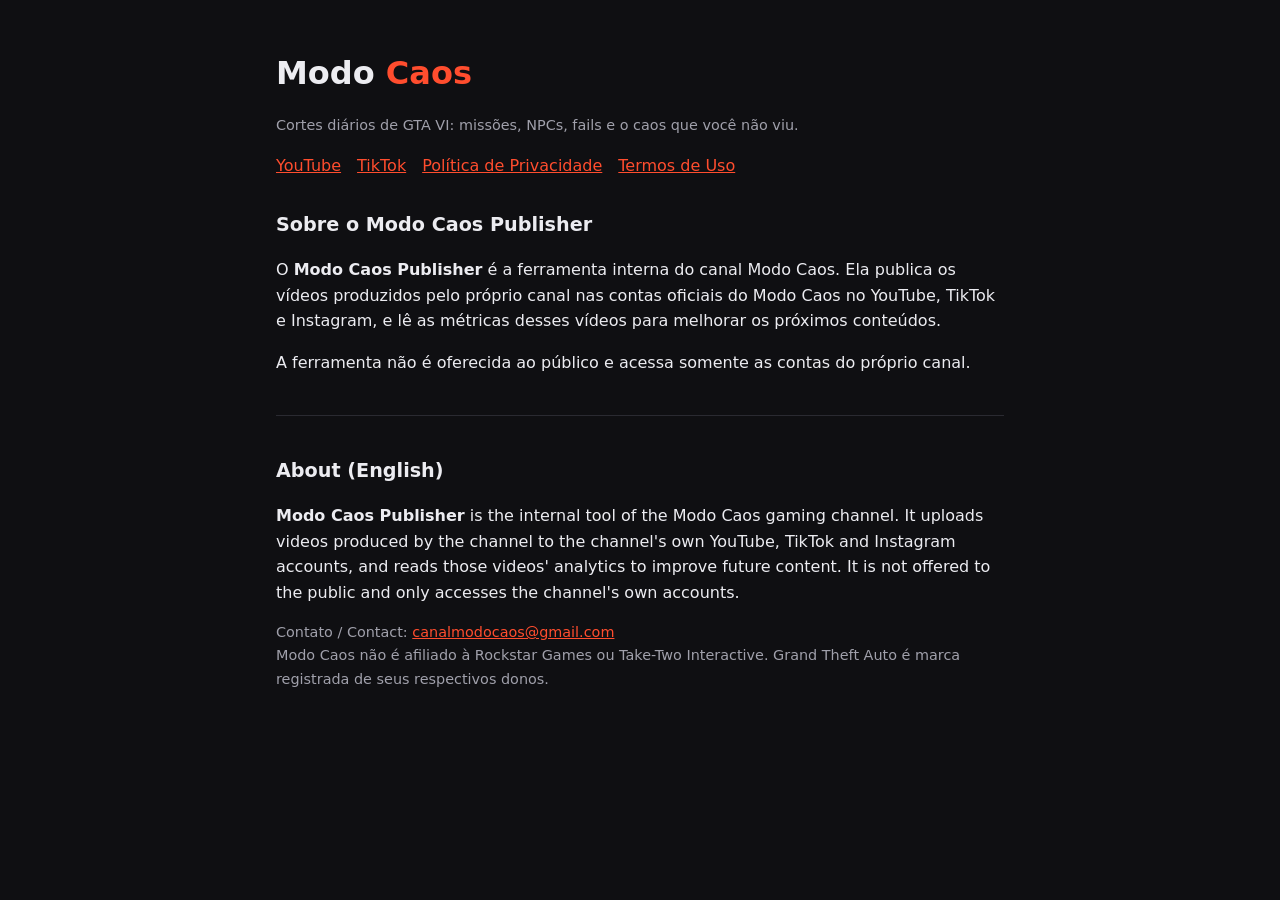
<file: index.html>
<!doctype html>
<html lang="pt-BR">
<head>
<meta charset="utf-8">
<meta name="viewport" content="width=device-width, initial-scale=1">
<title>Modo Caos</title>
<meta name="description" content="Modo Caos: os momentos mais caóticos de GTA VI, com cortes diários no YouTube, TikTok e Instagram.">
<link rel="stylesheet" href="style.css">
</head>
<body>
<main>
  <h1>Modo <span>Caos</span></h1>
  <p class="muted">Cortes diários de GTA VI: missões, NPCs, fails e o caos que você não viu.</p>
  <nav>
    <a href="https://www.youtube.com/@gtaseismodocaos">YouTube</a>
    <a href="https://www.tiktok.com/@gta6.modo.caos">TikTok</a>
    <a href="privacidade.html">Política de Privacidade</a>
    <a href="termos.html">Termos de Uso</a>
  </nav>

  <h2>Sobre o Modo Caos Publisher</h2>
  <p>O <strong>Modo Caos Publisher</strong> é a ferramenta interna do canal Modo Caos. Ela publica os vídeos produzidos pelo próprio canal
  nas contas oficiais do Modo Caos no YouTube, TikTok e Instagram, e lê as métricas desses vídeos para melhorar os próximos conteúdos.</p>
  <p>A ferramenta não é oferecida ao público e acessa somente as contas do próprio canal.</p>

  <hr>
  <h2 lang="en">About (English)</h2>
  <p lang="en"><strong>Modo Caos Publisher</strong> is the internal tool of the Modo Caos gaming channel. It uploads videos produced by the
  channel to the channel's own YouTube, TikTok and Instagram accounts, and reads those videos' analytics to improve future content.
  It is not offered to the public and only accesses the channel's own accounts.</p>

  <p class="muted">Contato / Contact: <a href="mailto:canalmodocaos@gmail.com">canalmodocaos@gmail.com</a><br>
  Modo Caos não é afiliado à Rockstar Games ou Take-Two Interactive. Grand Theft Auto é marca registrada de seus respectivos donos.</p>
</main>
</body>
</html>
</file>
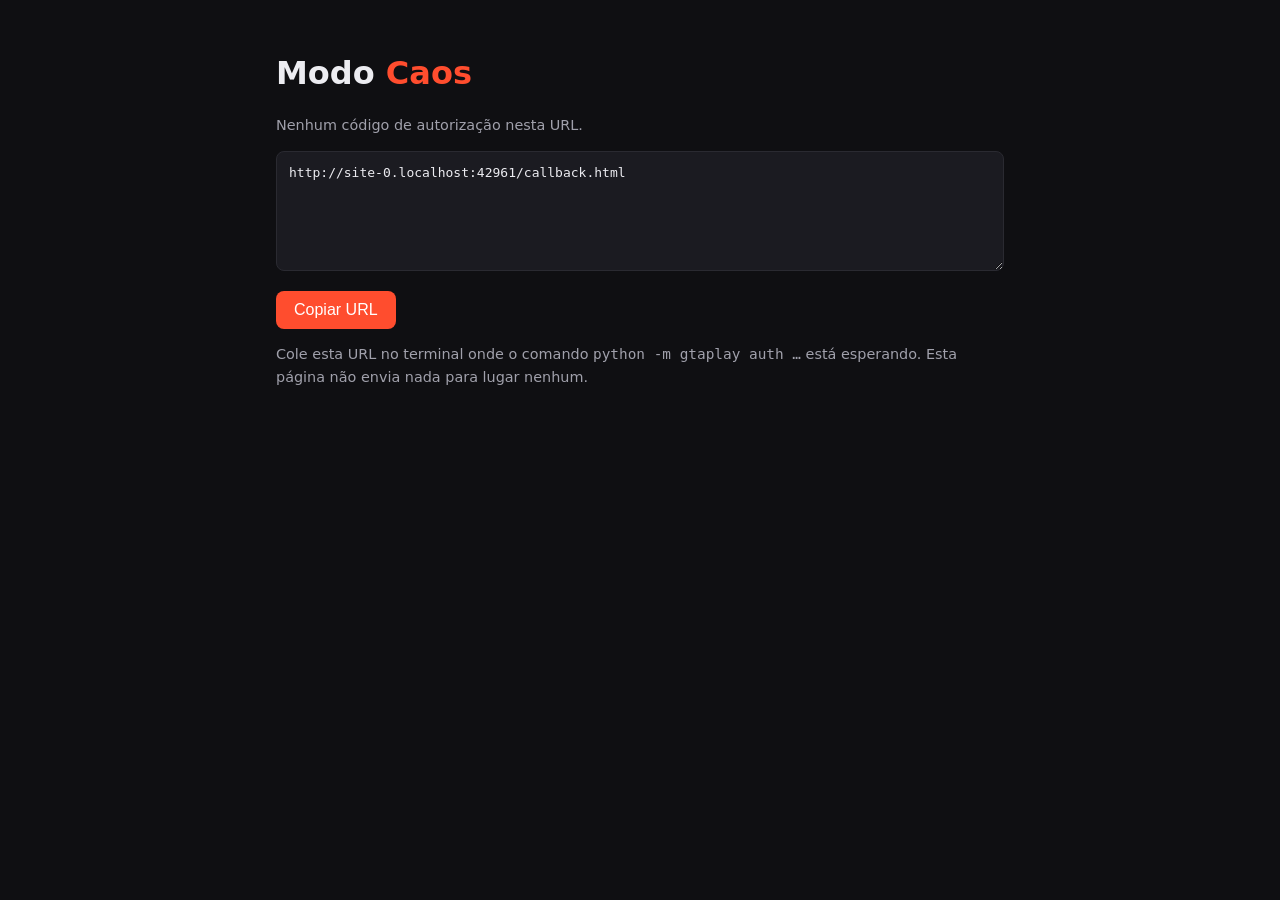
<file: callback.html>
<!doctype html>
<html lang="pt-BR">
<head>
<meta charset="utf-8">
<meta name="viewport" content="width=device-width, initial-scale=1">
<meta name="robots" content="noindex">
<meta name="referrer" content="no-referrer">
<title>Autorização — Modo Caos</title>
<link rel="stylesheet" href="style.css">
<style>
  textarea { width: 100%; min-height: 120px; background: #1b1b21; color: var(--fg); border: 1px solid #2a2a31;
             border-radius: 8px; padding: 12px; font: 13px/1.4 ui-monospace, Consolas, monospace; resize: vertical; }
  button { margin-top: 12px; background: var(--accent); color: #fff; border: 0; border-radius: 8px;
           padding: 10px 18px; font-size: 1rem; cursor: pointer; }
  .ok { color: #3ddc84; } .err { color: #ff6b6b; }
</style>
</head>
<body>
<main>
  <h1>Modo <span>Caos</span></h1>
  <p id="msg" class="muted">Lendo a resposta da autorização…</p>
  <textarea id="url" readonly></textarea>
  <button id="copy" type="button">Copiar URL</button>
  <p class="muted">Cole esta URL no terminal onde o comando <code>python -m gtaplay auth …</code> está esperando.
  Esta página não envia nada para lugar nenhum.</p>
</main>
<script>
  const params = new URLSearchParams(location.search);
  const msg = document.getElementById("msg");
  const box = document.getElementById("url");
  box.value = location.href;
  if (params.get("error")) {
    msg.className = "err";
    msg.textContent = "Autorização recusada: " + params.get("error") + " " + (params.get("error_description") || "");
  } else if (params.get("code")) {
    msg.className = "ok";
    msg.textContent = "Autorização recebida. Copie a URL abaixo e cole no terminal.";
  } else {
    msg.textContent = "Nenhum código de autorização nesta URL.";
  }
  document.getElementById("copy").onclick = async () => {
    try { await navigator.clipboard.writeText(box.value); } catch { box.select(); document.execCommand("copy"); }
    document.getElementById("copy").textContent = "Copiado!";
  };
</script>
</body>
</html>
</file>
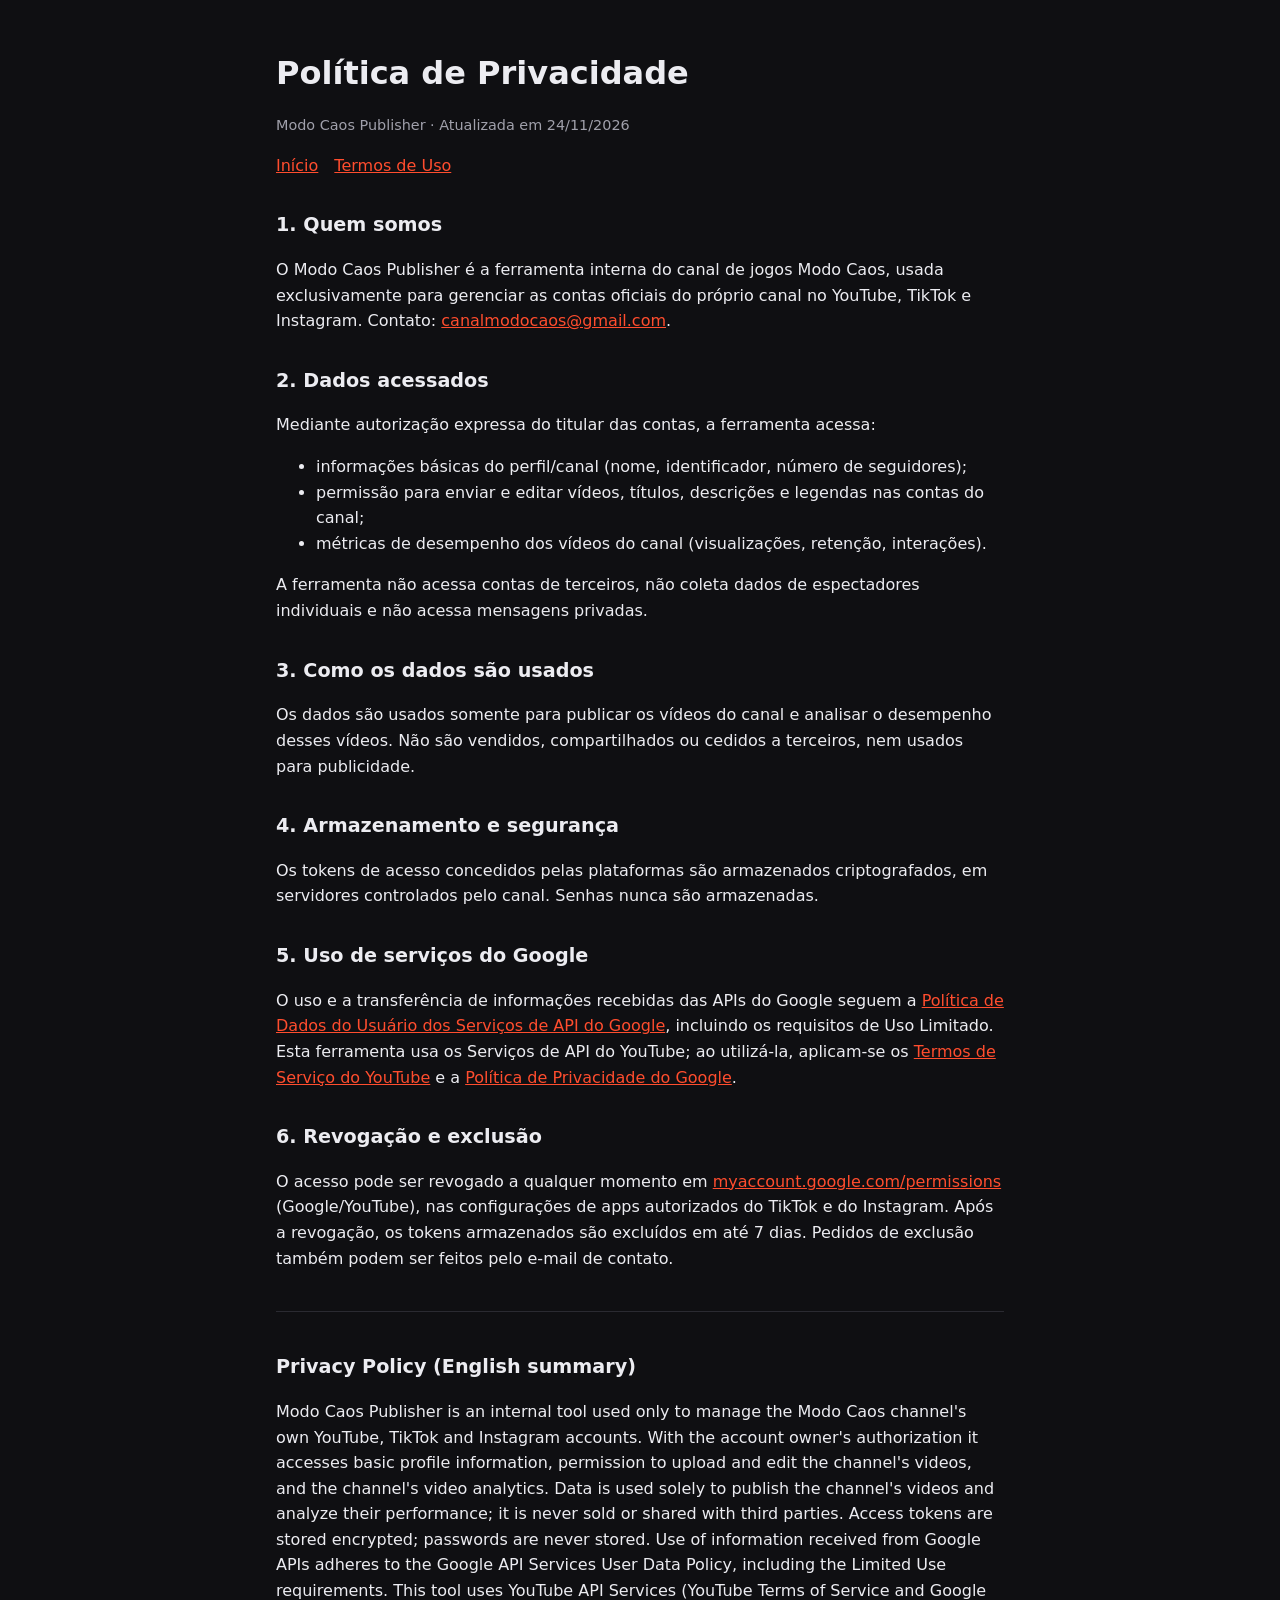
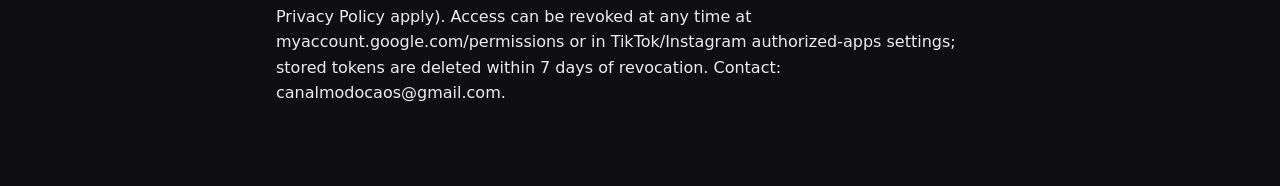
<file: privacidade.html>
<!doctype html>
<html lang="pt-BR">
<head>
<meta charset="utf-8">
<meta name="viewport" content="width=device-width, initial-scale=1">
<title>Política de Privacidade — Modo Caos</title>
<link rel="stylesheet" href="style.css">
</head>
<body>
<main>
  <h1>Política de Privacidade</h1>
  <p class="muted">Modo Caos Publisher · Atualizada em 24/11/2026</p>
  <nav><a href="index.html">Início</a><a href="termos.html">Termos de Uso</a></nav>

  <h2>1. Quem somos</h2>
  <p>O Modo Caos Publisher é a ferramenta interna do canal de jogos Modo Caos, usada exclusivamente para gerenciar as contas
  oficiais do próprio canal no YouTube, TikTok e Instagram. Contato: <a href="mailto:canalmodocaos@gmail.com">canalmodocaos@gmail.com</a>.</p>

  <h2>2. Dados acessados</h2>
  <p>Mediante autorização expressa do titular das contas, a ferramenta acessa:</p>
  <ul>
    <li>informações básicas do perfil/canal (nome, identificador, número de seguidores);</li>
    <li>permissão para enviar e editar vídeos, títulos, descrições e legendas nas contas do canal;</li>
    <li>métricas de desempenho dos vídeos do canal (visualizações, retenção, interações).</li>
  </ul>
  <p>A ferramenta não acessa contas de terceiros, não coleta dados de espectadores individuais e não acessa mensagens privadas.</p>

  <h2>3. Como os dados são usados</h2>
  <p>Os dados são usados somente para publicar os vídeos do canal e analisar o desempenho desses vídeos. Não são vendidos,
  compartilhados ou cedidos a terceiros, nem usados para publicidade.</p>

  <h2>4. Armazenamento e segurança</h2>
  <p>Os tokens de acesso concedidos pelas plataformas são armazenados criptografados, em servidores controlados pelo canal.
  Senhas nunca são armazenadas.</p>

  <h2>5. Uso de serviços do Google</h2>
  <p>O uso e a transferência de informações recebidas das APIs do Google seguem a
  <a href="https://developers.google.com/terms/api-services-user-data-policy">Política de Dados do Usuário dos Serviços de API do Google</a>,
  incluindo os requisitos de Uso Limitado. Esta ferramenta usa os Serviços de API do YouTube; ao utilizá-la, aplicam-se os
  <a href="https://www.youtube.com/t/terms">Termos de Serviço do YouTube</a> e a
  <a href="https://policies.google.com/privacy">Política de Privacidade do Google</a>.</p>

  <h2>6. Revogação e exclusão</h2>
  <p>O acesso pode ser revogado a qualquer momento em
  <a href="https://myaccount.google.com/permissions">myaccount.google.com/permissions</a> (Google/YouTube), nas configurações de
  apps autorizados do TikTok e do Instagram. Após a revogação, os tokens armazenados são excluídos em até 7 dias. Pedidos de
  exclusão também podem ser feitos pelo e-mail de contato.</p>

  <hr>
  <h2 lang="en">Privacy Policy (English summary)</h2>
  <p lang="en">Modo Caos Publisher is an internal tool used only to manage the Modo Caos channel's own YouTube, TikTok and Instagram
  accounts. With the account owner's authorization it accesses basic profile information, permission to upload and edit the channel's
  videos, and the channel's video analytics. Data is used solely to publish the channel's videos and analyze their performance; it is
  never sold or shared with third parties. Access tokens are stored encrypted; passwords are never stored. Use of information received
  from Google APIs adheres to the Google API Services User Data Policy, including the Limited Use requirements. This tool uses YouTube
  API Services (YouTube Terms of Service and Google Privacy Policy apply). Access can be revoked at any time at
  myaccount.google.com/permissions or in TikTok/Instagram authorized-apps settings; stored tokens are deleted within 7 days of revocation.
  Contact: canalmodocaos@gmail.com.</p>
</main>
</body>
</html>
</file>
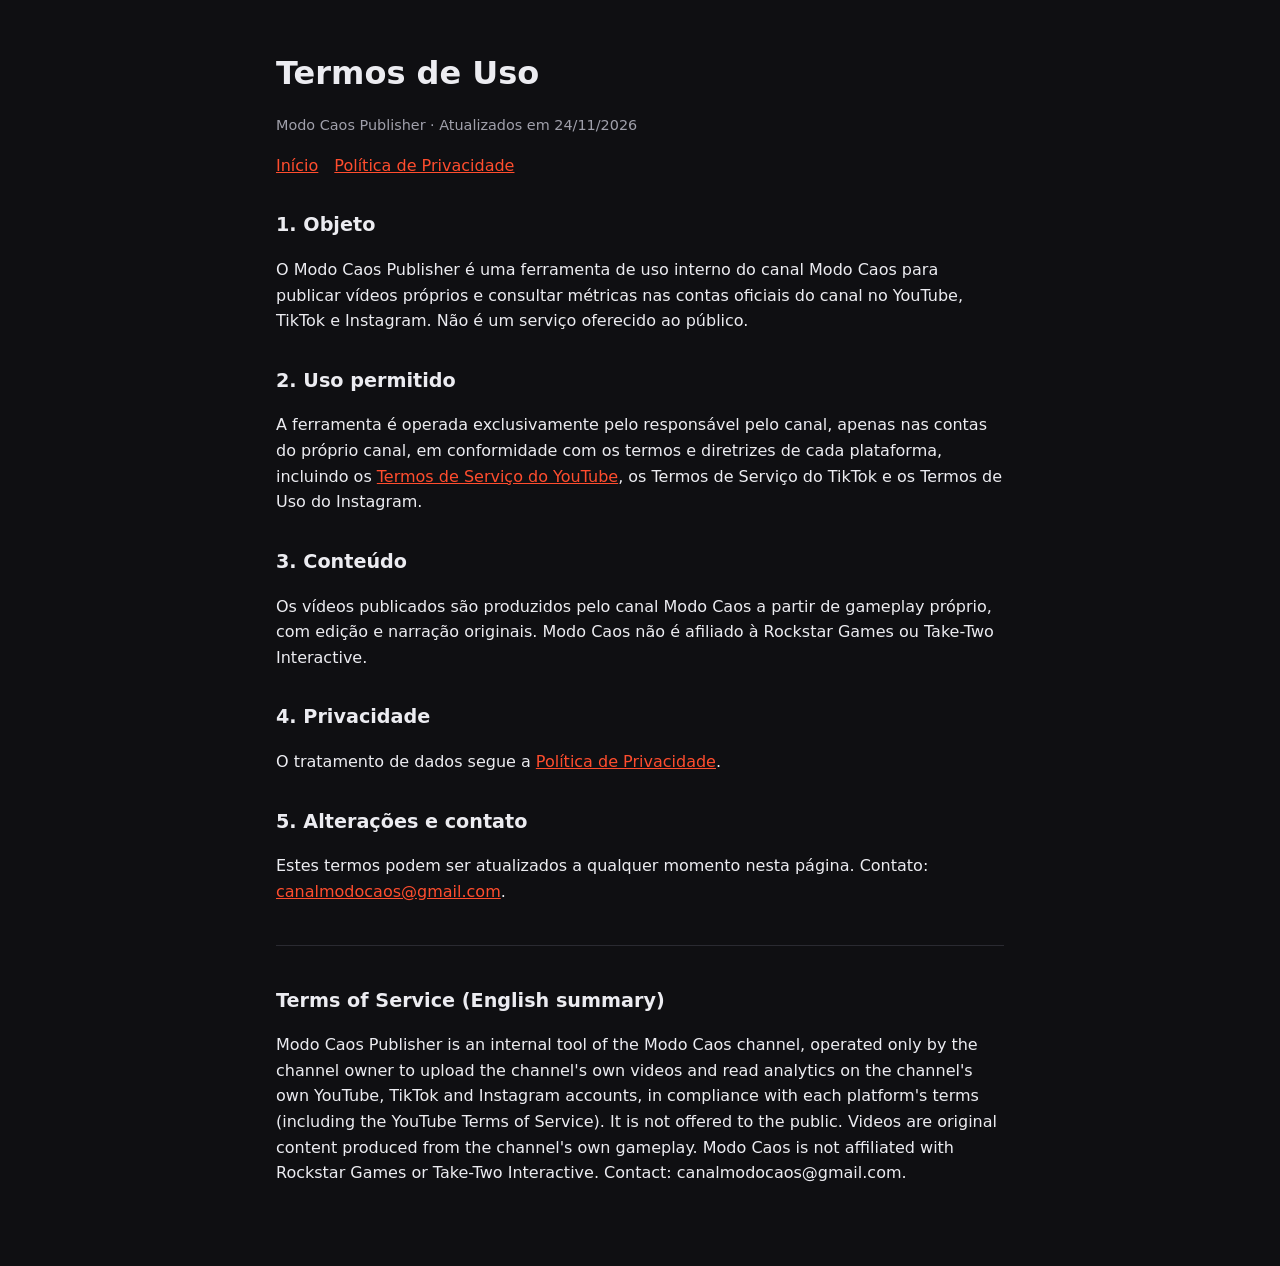
<file: termos.html>
<!doctype html>
<html lang="pt-BR">
<head>
<meta charset="utf-8">
<meta name="viewport" content="width=device-width, initial-scale=1">
<title>Termos de Uso — Modo Caos</title>
<link rel="stylesheet" href="style.css">
</head>
<body>
<main>
  <h1>Termos de Uso</h1>
  <p class="muted">Modo Caos Publisher · Atualizados em 24/11/2026</p>
  <nav><a href="index.html">Início</a><a href="privacidade.html">Política de Privacidade</a></nav>

  <h2>1. Objeto</h2>
  <p>O Modo Caos Publisher é uma ferramenta de uso interno do canal Modo Caos para publicar vídeos próprios e consultar métricas
  nas contas oficiais do canal no YouTube, TikTok e Instagram. Não é um serviço oferecido ao público.</p>

  <h2>2. Uso permitido</h2>
  <p>A ferramenta é operada exclusivamente pelo responsável pelo canal, apenas nas contas do próprio canal, em conformidade com os
  termos e diretrizes de cada plataforma, incluindo os <a href="https://www.youtube.com/t/terms">Termos de Serviço do YouTube</a>,
  os Termos de Serviço do TikTok e os Termos de Uso do Instagram.</p>

  <h2>3. Conteúdo</h2>
  <p>Os vídeos publicados são produzidos pelo canal Modo Caos a partir de gameplay próprio, com edição e narração originais.
  Modo Caos não é afiliado à Rockstar Games ou Take-Two Interactive.</p>

  <h2>4. Privacidade</h2>
  <p>O tratamento de dados segue a <a href="privacidade.html">Política de Privacidade</a>.</p>

  <h2>5. Alterações e contato</h2>
  <p>Estes termos podem ser atualizados a qualquer momento nesta página. Contato:
  <a href="mailto:canalmodocaos@gmail.com">canalmodocaos@gmail.com</a>.</p>

  <hr>
  <h2 lang="en">Terms of Service (English summary)</h2>
  <p lang="en">Modo Caos Publisher is an internal tool of the Modo Caos channel, operated only by the channel owner to upload the
  channel's own videos and read analytics on the channel's own YouTube, TikTok and Instagram accounts, in compliance with each platform's
  terms (including the YouTube Terms of Service). It is not offered to the public. Videos are original content produced from the
  channel's own gameplay. Modo Caos is not affiliated with Rockstar Games or Take-Two Interactive. Contact: canalmodocaos@gmail.com.</p>
</main>
</body>
</html>
</file>
<file: style.css>
:root { --bg: #0f0f12; --fg: #ececf1; --muted: #a0a0ab; --accent: #ff4d2e; }
* { box-sizing: border-box; }
body { margin: 0; background: var(--bg); color: var(--fg); font: 16px/1.6 system-ui, -apple-system, "Segoe UI", Roboto, sans-serif; }
main { max-width: 760px; margin: 0 auto; padding: 48px 16px 64px; }
h1 { font-size: 2rem; margin: 0 0 4px; }
h1 span { color: var(--accent); }
h2 { margin-top: 2rem; font-size: 1.2rem; }
p, li { color: var(--fg); }
.muted { color: var(--muted); font-size: .9rem; }
a { color: var(--accent); }
nav { display: flex; gap: 16px; flex-wrap: wrap; margin: 16px 0 32px; }
hr { border: 0; border-top: 1px solid #2a2a31; margin: 40px 0; }
</file>
